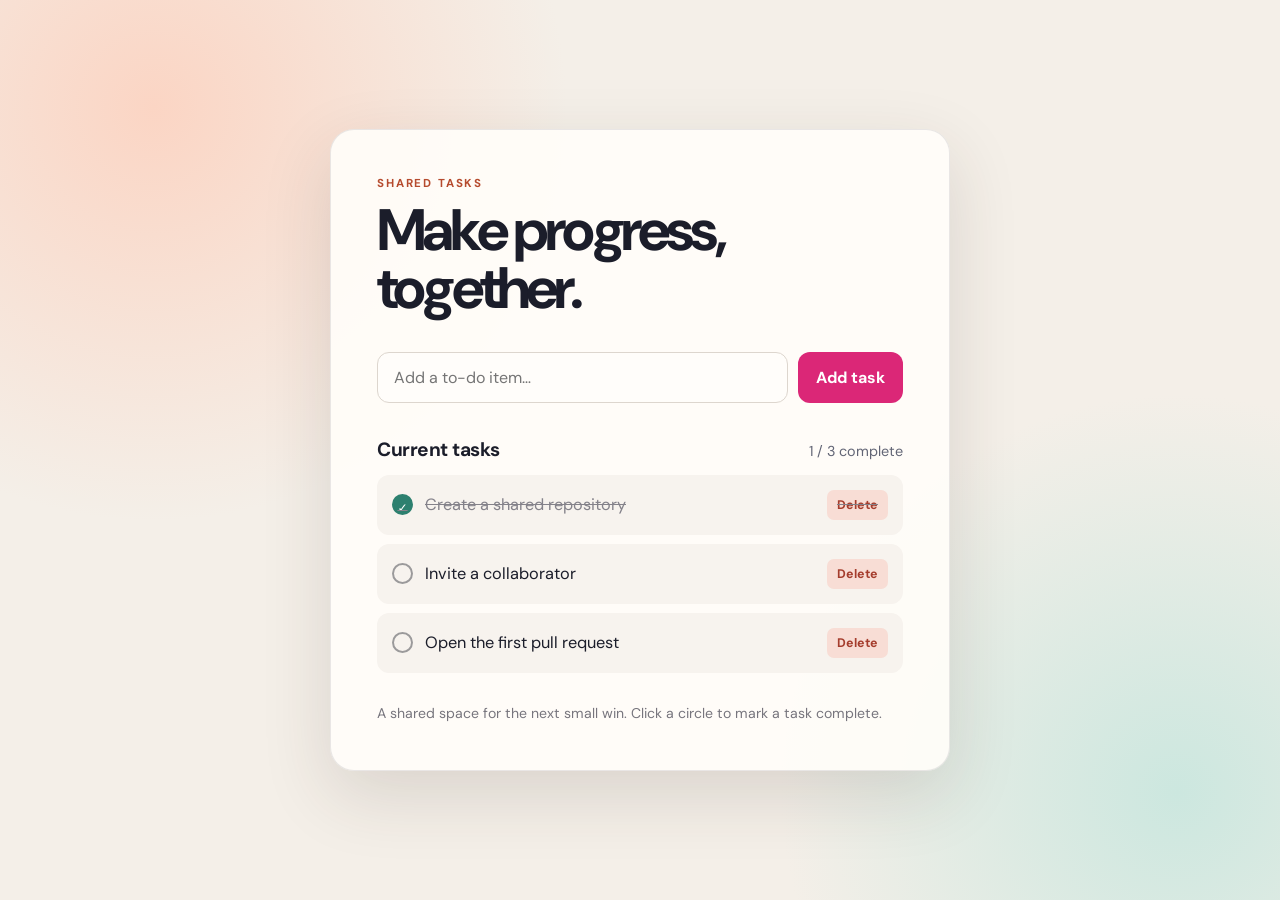
<file: index.html>
<!doctype html>
<html lang="en">
  <head>
    <meta charset="UTF-8" />
    <meta name="viewport" content="width=device-width, initial-scale=1.0" />
    <title>Collaboration Board</title>
    <link rel="preconnect" href="https://fonts.googleapis.com" />
    <link rel="preconnect" href="https://fonts.gstatic.com" crossorigin />
    <link href="https://fonts.googleapis.com/css2?family=DM+Sans:opsz,wght@9..40,400;9..40,500;9..40,700&display=swap" rel="stylesheet" />
    <link rel="stylesheet" href="style.css" />
  </head>
  <body>
    <main class="board">
      <header>
        <p class="eyebrow">SHARED TASKS</p>
        <h1>Make progress,<br />together.</h1>
      </header>

      <section class="composer" aria-label="Add a task">
        <input id="task-input" type="text" placeholder="Add a to-do item…" maxlength="80" />
        <button id="add-task" type="button">Add task</button>
      </section>

      <section class="tasks" aria-live="polite">
        <div class="section-heading">
          <h2>Current tasks</h2>
          <span id="progress">0 / 0 complete</span>
        </div>
        <ul id="task-list"></ul>
      </section>

      <footer>A shared space for the next small win. Click a circle to mark a task complete.</footer>
    </main>
    <script src="app.js"></script>
  </body>
</html>
</file>
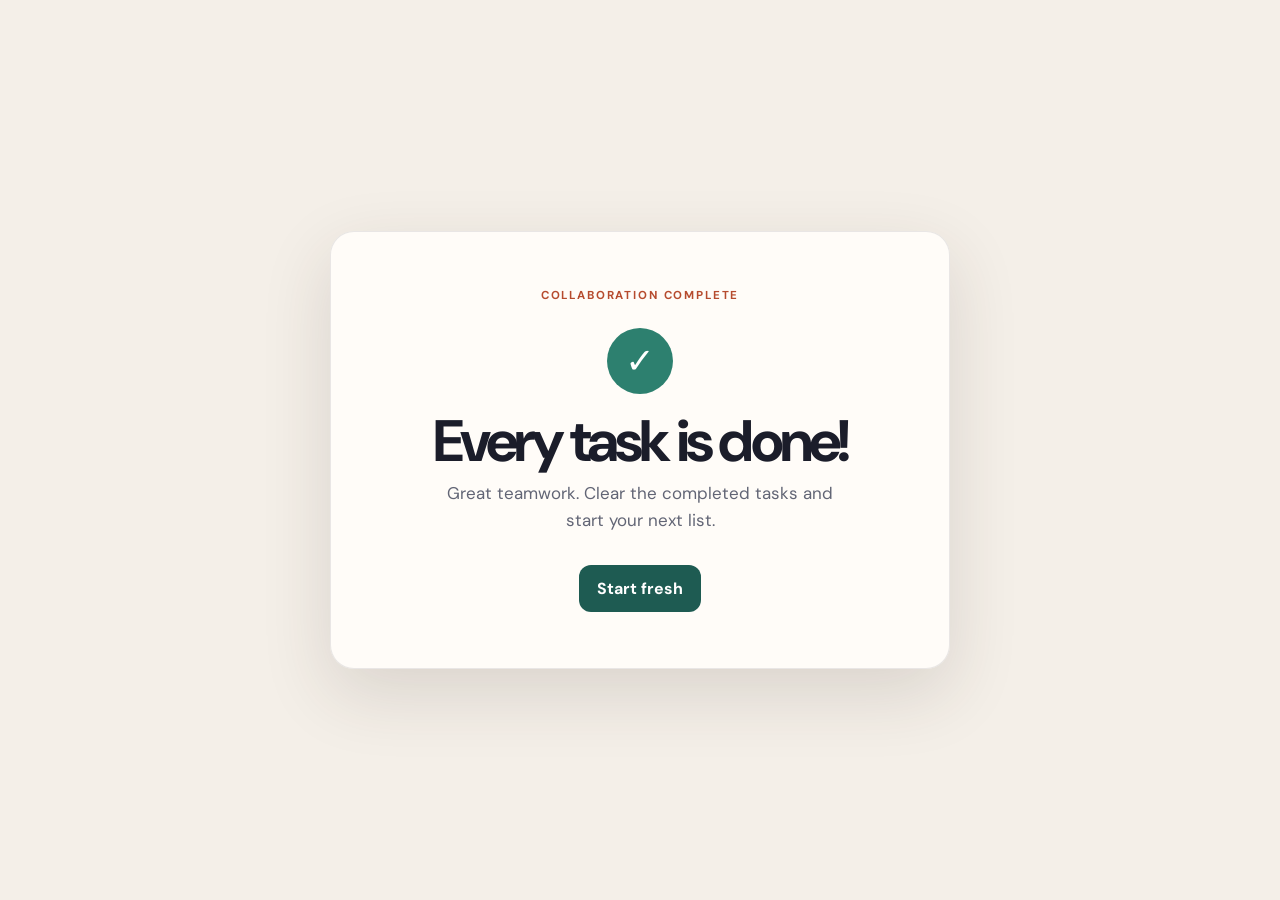
<file: complete.html>
<!doctype html>
<html lang="en">
  <head>
    <meta charset="UTF-8" />
    <meta name="viewport" content="width=device-width, initial-scale=1.0" />
    <title>All Tasks Complete · Collaboration Board</title>
    <link rel="preconnect" href="https://fonts.googleapis.com" />
    <link rel="preconnect" href="https://fonts.gstatic.com" crossorigin />
    <link href="https://fonts.googleapis.com/css2?family=DM+Sans:opsz,wght@9..40,400;9..40,500;9..40,700&display=swap" rel="stylesheet" />
    <link rel="stylesheet" href="style.css" />
  </head>
  <body class="completion-page">
    <main class="completion-card">
      <p class="eyebrow">COLLABORATION COMPLETE</p>
      <div class="celebration-mark" aria-hidden="true">✓</div>
      <h1>Every task is done!</h1>
      <p class="subtitle">Great teamwork. Clear the completed tasks and start your next list.</p>
      <a class="return-link" href="index.html?clear-completed=true">Start fresh</a>
    </main>
  </body>
</html>
</file>
<file: style.css>
:root {
  font-family: "DM Sans", ui-sans-serif, system-ui, -apple-system, BlinkMacSystemFont, "Segoe UI", sans-serif;
  color: #1b1d2a;
  background: #f4efe8;
}

* { box-sizing: border-box; }

body {
  min-height: 100vh;
  margin: 0;
  display: grid;
  place-items: center;
  padding: 28px;
  background:
    radial-gradient(circle at 12% 12%, #fbd5c4 0, transparent 30%),
    radial-gradient(circle at 92% 88%, #cce7df 0, transparent 28%);
}

.board {
  width: min(100%, 620px);
  padding: 46px;
  background: rgba(255, 253, 249, .92);
  border: 1px solid rgba(38, 45, 62, .1);
  border-radius: 24px;
  box-shadow: 0 24px 70px rgba(54, 42, 32, .14);
}

.eyebrow { margin: 0; color: #b64b2e; font-size: .72rem; font-weight: 700; letter-spacing: .16em; }
h1 { margin: 10px 0; font-size: clamp(2.35rem, 7vw, 3.65rem); line-height: 1; letter-spacing: -.065em; }
.subtitle { margin: 0; color: #626575; font-size: 1.06rem; line-height: 1.55; }

.composer { display: flex; gap: 10px; margin: 34px 0; }
input {
  min-width: 0;
  flex: 1;
  padding: 14px 16px;
  border: 1px solid #ddd6ce;
  border-radius: 12px;
  font: inherit;
  font-size: 1rem;
  background: #fffdfa;
}
input:focus { outline: 3px solid #f7d5c8; border-color: #c95e3d; }
button {
  cursor: pointer;
  border: 0;
  border-radius: 12px;
  padding: 0 18px;
  color: #fff;
  background: #1e5b52;
  font: inherit;
  font-weight: 700;
}
button:hover { background: #16463f; }
#add-task { background: #db2777; }
#add-task:hover { background: #be185d; }

.section-heading { display: flex; align-items: baseline; justify-content: space-between; }
h2 { margin: 0; font-size: 1.2rem; letter-spacing: -.025em; }
#progress { color: #626575; font-size: .9rem; }
ul { padding: 0; margin: 13px 0 0; list-style: none; }
li {
  display: flex;
  align-items: center;
  gap: 12px;
  margin-top: 9px;
  padding: 15px;
  border-radius: 12px;
  background: #f7f3ee;
  font-size: 1.02rem;
}
.task-label { flex: 1; }
.toggle {
  width: 21px;
  height: 21px;
  flex: 0 0 auto;
  padding: 0;
  border: 2px solid #9b9a9b;
  border-radius: 50%;
  background: transparent;
}
li.done { color: #84828a; text-decoration: line-through; }
li.done .toggle { border-color: #2d806f; background: #2d806f; }
li.done .toggle::after { content: "✓"; color: white; font-size: .76rem; }
.delete-task {
  padding: 7px 10px;
  border-radius: 7px;
  color: #a53d2d;
  background: #f8ddd5;
  font-size: .78rem;
}
.delete-task:hover { background: #f1c9bd; }
footer { margin-top: 30px; color: #77757d; font-size: .88rem; line-height: 1.5; }

.confetti-layer {
  position: fixed;
  z-index: 10;
  inset: 0;
  overflow: hidden;
  pointer-events: all;
}
.confetti-piece {
  position: absolute;
  top: -28px;
  left: var(--x);
  width: 10px;
  height: 18px;
  border-radius: 2px;
  animation: fall 1.7s cubic-bezier(.2, .7, .3, 1) var(--delay) forwards;
}
@keyframes fall {
  from { transform: translateY(0) rotate(var(--rotation)); opacity: 1; }
  to { transform: translateY(112vh) rotate(calc(var(--rotation) + 540deg)); opacity: 0; }
}

.completion-page { background: #f4efe8; }
.completion-card {
  width: min(100%, 620px);
  padding: 56px 46px;
  text-align: center;
  background: rgba(255, 253, 249, .92);
  border: 1px solid rgba(38, 45, 62, .1);
  border-radius: 24px;
  box-shadow: 0 24px 70px rgba(54, 42, 32, .14);
}
.completion-card .subtitle { max-width: 410px; margin: 0 auto; }
.celebration-mark {
  display: grid;
  width: 66px;
  height: 66px;
  place-items: center;
  margin: 25px auto 18px;
  border-radius: 50%;
  color: #fff;
  background: #2d806f;
  font-size: 2.2rem;
  font-weight: 800;
}
.return-link {
  display: inline-block;
  margin-top: 32px;
  padding: 13px 18px;
  border-radius: 12px;
  color: #fff;
  background: #1e5b52;
  font-weight: 700;
  text-decoration: none;
}
.return-link:hover { background: #16463f; }
.return-link:focus-visible { outline: 3px solid #f7d5c8; outline-offset: 3px; }

@media (max-width: 520px) {
  .board { padding: 28px 20px; }
  .completion-card { padding: 40px 24px; }
  .composer { flex-direction: column; }
  #add-task { min-height: 44px; }
}
</file>
